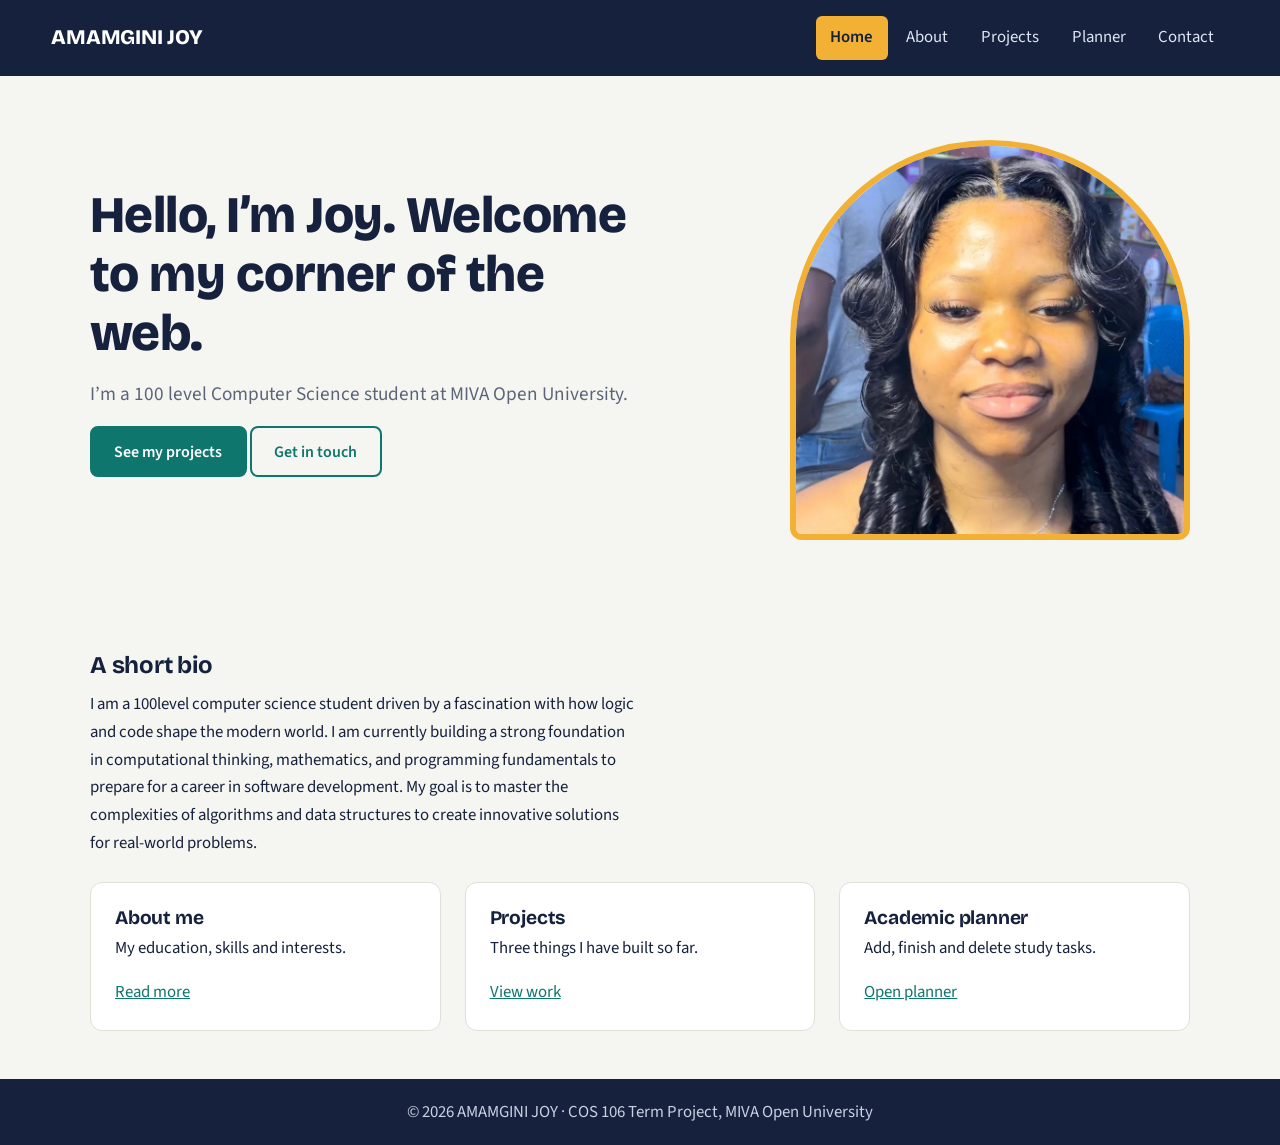
<file: index.html>
<!DOCTYPE html>
<html lang="en">
<head>
<meta charset="UTF-8">
<meta name="viewport" content="width=device-width, initial-scale=1">
<meta name="description" content="Student portfolio and academic planner of AMAMGINI JOY">
<title>Home | AMAMGINI JOY</title>
<link rel="preconnect" href="https://fonts.googleapis.com">
<link href="https://fonts.googleapis.com/css2?family=Bricolage+Grotesque:wght@600;800&family=Source+Sans+3:wght@400;600&display=swap" rel="stylesheet">
<link rel="stylesheet" href="style.css">
</head>
<body>
<header class="site-header">
  <a class="logo" href="index.html">AMAMGINI JOY</a>
  <button class="menu-toggle" aria-label="Toggle menu" aria-expanded="false">Menu</button>
  <nav id="nav" aria-label="Main navigation">
    <ul>
      <li><a href="index.html" class="active">Home</a></li>
      <li><a href="about.html">About</a></li>
      <li><a href="projects.html">Projects</a></li>
      <li><a href="planner.html">Planner</a></li>
      <li><a href="contact.html">Contact</a></li>
    </ul>
  </nav>
</header>
<main>
<section class="hero">
  <div class="hero-text">
    <h1>Hello, I&rsquo;m Joy. Welcome to my corner of the web.</h1>
    <p class="lead">I&rsquo;m a 100 level Computer Science student at MIVA Open University.</p>
    <p><a class="btn" href="projects.html">See my projects</a> <a class="btn btn-ghost" href="contact.html">Get in touch</a></p>
  </div>
  <figure class="hero-photo"><img src="me.jpg" alt="Portrait of Amamgini Joy" width="400" height="400"></figure>
</section>
<section class="container">
  <h2>A short bio</h2>
  <p>I am a 100level computer science student driven by a fascination with how logic and code shape the modern world. I am currently building a strong foundation in computational thinking, mathematics, and programming fundamentals to prepare for a career in software development. My goal is to master the complexities of algorithms and data structures to create innovative solutions for real-world problems.</p>
  <ul class="cards">
    <li class="card"><h3>About me</h3><p>My education, skills and interests.</p><a href="about.html">Read more</a></li>
    <li class="card"><h3>Projects</h3><p>Three things I have built so far.</p><a href="projects.html">View work</a></li>
    <li class="card"><h3>Academic planner</h3><p>Add, finish and delete study tasks.</p><a href="planner.html">Open planner</a></li>
  </ul>
</section>
</main>
<footer class="site-footer"><p>&copy; 2026 AMAMGINI JOY &middot; COS 106 Term Project, MIVA Open University</p></footer>
<script src="script.js"></script>
</body>
</html>
</file>
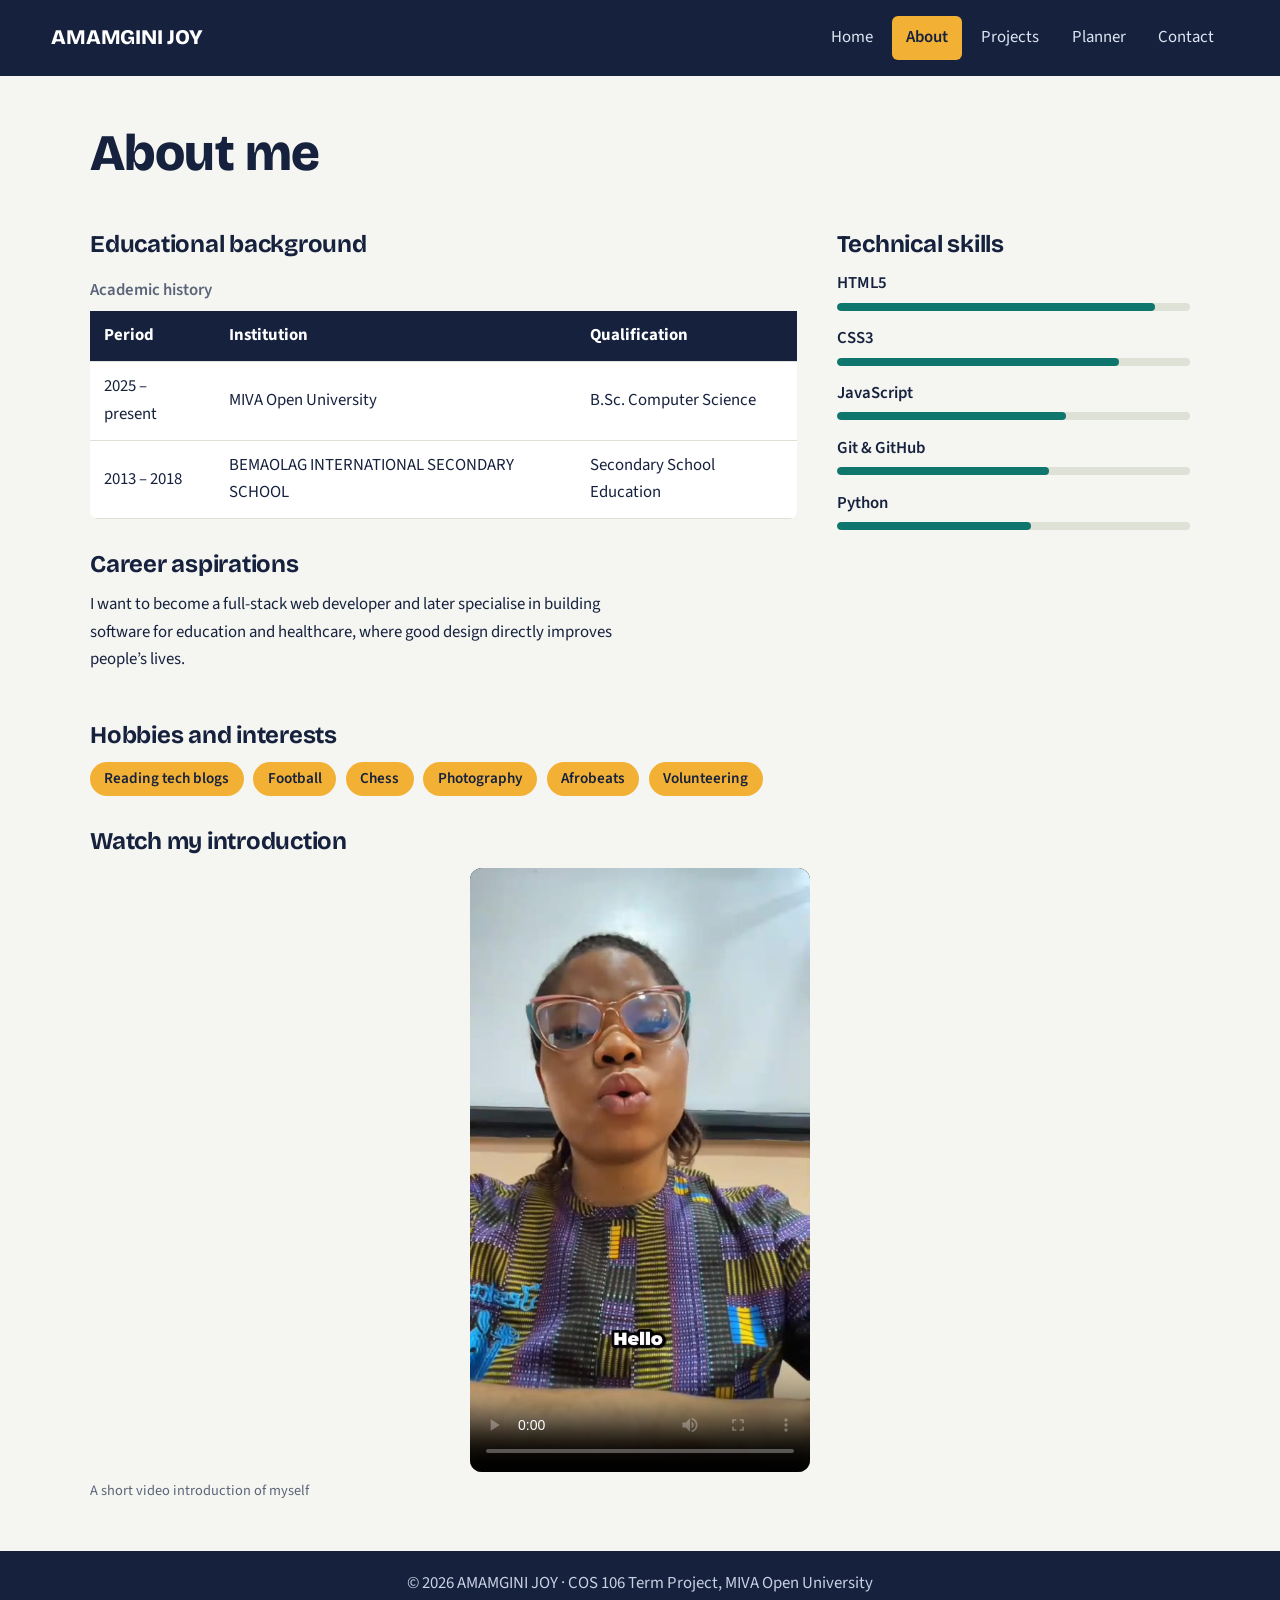
<file: about.html>
<!DOCTYPE html>
<html lang="en">
<head>
<meta charset="UTF-8">
<meta name="viewport" content="width=device-width, initial-scale=1">
<meta name="description" content="Student portfolio and academic planner of AMAMGINI JOY">
<title>About | AMAMGINI JOY</title>
<link rel="preconnect" href="https://fonts.googleapis.com">
<link href="https://fonts.googleapis.com/css2?family=Bricolage+Grotesque:wght@600;800&family=Source+Sans+3:wght@400;600&display=swap" rel="stylesheet">
<link rel="stylesheet" href="style.css">
</head>
<body>
<header class="site-header">
  <a class="logo" href="index.html">AMAMGINI JOY</a>
  <button class="menu-toggle" aria-label="Toggle menu" aria-expanded="false">Menu</button>
  <nav id="nav" aria-label="Main navigation">
    <ul>
      <li><a href="index.html">Home</a></li>
      <li><a href="about.html" class="active">About</a></li>
      <li><a href="projects.html">Projects</a></li>
      <li><a href="planner.html">Planner</a></li>
      <li><a href="contact.html">Contact</a></li>
    </ul>
  </nav>
</header>
<main>
<section class="container">
  <h1>About me</h1>
  <div class="two-col">
    <article>
      <h2>Educational background</h2>
      <table>
        <caption>Academic history</caption>
        <thead><tr><th scope="col">Period</th><th scope="col">Institution</th><th scope="col">Qualification</th></tr></thead>
        <tbody>
          <tr><td>2025 &ndash; present</td><td>MIVA Open University</td><td>B.Sc. Computer Science</td></tr>
          <tr><td>2013 &ndash; 2018</td><td>BEMAOLAG INTERNATIONAL SECONDARY SCHOOL</td><td>Secondary School Education</td></tr>
        </tbody>
      </table>
      <h2>Career aspirations</h2>
      <p>I want to become a full-stack web developer and later specialise in building software for education and healthcare, where good design directly improves people&rsquo;s lives.</p>
    </article>
    <aside>
      <h2>Technical skills</h2>
      <ul class="skills">
        <li>HTML5 <span class="bar"><i style="width:90%"></i></span></li>
        <li>CSS3 <span class="bar"><i style="width:80%"></i></span></li>
        <li>JavaScript <span class="bar"><i style="width:65%"></i></span></li>
        <li>Git &amp; GitHub <span class="bar"><i style="width:60%"></i></span></li>
        <li>Python <span class="bar"><i style="width:55%"></i></span></li>
      </ul>
    </aside>
  </div>
  <h2>Hobbies and interests</h2>
  <ul class="tags"><li>Reading tech blogs</li><li>Football</li><li>Chess</li><li>Photography</li><li>Afrobeats</li><li>Volunteering</li></ul>
  <h2>Watch my introduction</h2>
  <div class="media">
    <figure>
      <video controls preload="metadata" poster="video-poster.jpg">
        <source src="intro.mp4" type="video/mp4">
        Your browser does not support video.
      </video>
      <figcaption>A short video introduction of myself</figcaption>
    </figure>
  </div>
</section>
</main>
<footer class="site-footer"><p>&copy; 2026 AMAMGINI JOY &middot; COS 106 Term Project, MIVA Open University</p></footer>
<script src="script.js"></script>
</body>
</html>
</file>
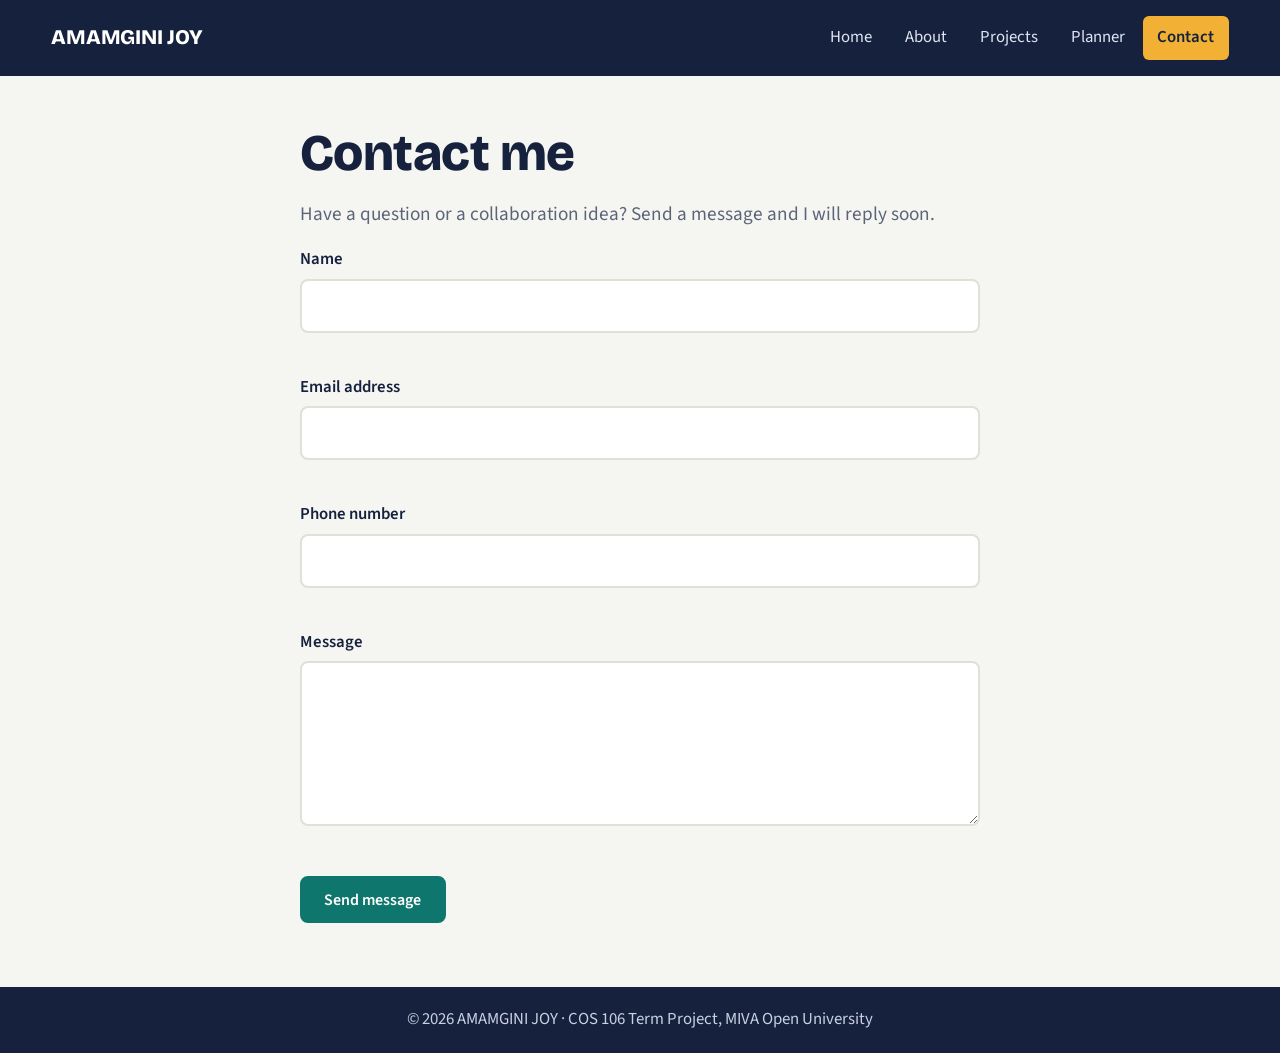
<file: contact.html>
<!DOCTYPE html>
<html lang="en">
<head>
<meta charset="UTF-8">
<meta name="viewport" content="width=device-width, initial-scale=1">
<meta name="description" content="Student portfolio and academic planner of AMAMGINI JOY">
<title>Contact | AMAMGINI JOY</title>
<link rel="preconnect" href="https://fonts.googleapis.com">
<link href="https://fonts.googleapis.com/css2?family=Bricolage+Grotesque:wght@600;800&family=Source+Sans+3:wght@400;600&display=swap" rel="stylesheet">
<link rel="stylesheet" href="style.css">
</head>
<body>
<header class="site-header">
  <a class="logo" href="index.html">AMAMGINI JOY</a>
  <button class="menu-toggle" aria-label="Toggle menu" aria-expanded="false">Menu</button>
  <nav id="nav" aria-label="Main navigation">
    <ul>
      <li><a href="index.html">Home</a></li>
      <li><a href="about.html">About</a></li>
      <li><a href="projects.html">Projects</a></li>
      <li><a href="planner.html">Planner</a></li>
      <li><a href="contact.html" class="active">Contact</a></li>
    </ul>
  </nav>
</header>
<main>
<section class="container narrow">
  <h1>Contact me</h1>
  <p class="lead">Have a question or a collaboration idea? Send a message and I will reply soon.</p>
  <form id="contact-form" novalidate>
    <div class="field"><label for="name">Name</label><input type="text" id="name" name="name" autocomplete="name"><small class="error" id="name-error"></small></div>
    <div class="field"><label for="email">Email address</label><input type="email" id="email" name="email" autocomplete="email"><small class="error" id="email-error"></small></div>
    <div class="field"><label for="phone">Phone number</label><input type="tel" id="phone" name="phone" autocomplete="tel" inputmode="numeric"><small class="error" id="phone-error"></small></div>
    <div class="field"><label for="message">Message</label><textarea id="message" name="message" rows="5"></textarea><small class="error" id="message-error"></small></div>
    <button class="btn" type="submit">Send message</button>
    <p id="form-success" class="success" role="status"></p>
  </form>
</section>
</main>
<footer class="site-footer"><p>&copy; 2026 AMAMGINI JOY &middot; COS 106 Term Project, MIVA Open University</p></footer>
<script src="script.js"></script>
</body>
</html>
</file>
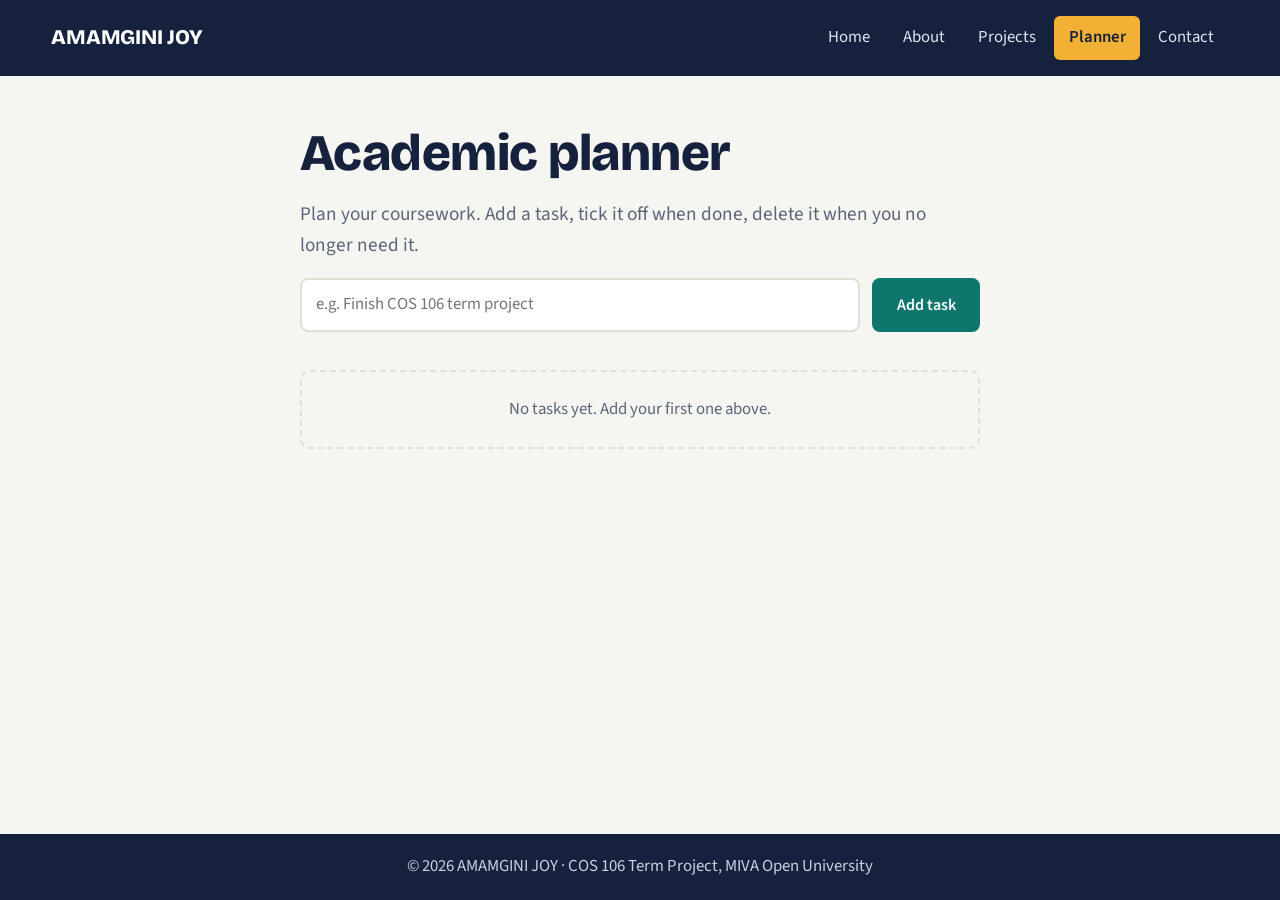
<file: planner.html>
<!DOCTYPE html>
<html lang="en">
<head>
<meta charset="UTF-8">
<meta name="viewport" content="width=device-width, initial-scale=1">
<meta name="description" content="Student portfolio and academic planner of AMAMGINI JOY">
<title>Academic Planner | AMAMGINI JOY</title>
<link rel="preconnect" href="https://fonts.googleapis.com">
<link href="https://fonts.googleapis.com/css2?family=Bricolage+Grotesque:wght@600;800&family=Source+Sans+3:wght@400;600&display=swap" rel="stylesheet">
<link rel="stylesheet" href="style.css">
</head>
<body>
<header class="site-header">
  <a class="logo" href="index.html">AMAMGINI JOY</a>
  <button class="menu-toggle" aria-label="Toggle menu" aria-expanded="false">Menu</button>
  <nav id="nav" aria-label="Main navigation">
    <ul>
      <li><a href="index.html">Home</a></li>
      <li><a href="about.html">About</a></li>
      <li><a href="projects.html">Projects</a></li>
      <li><a href="planner.html" class="active">Planner</a></li>
      <li><a href="contact.html">Contact</a></li>
    </ul>
  </nav>
</header>
<main>
<section class="container narrow">
  <h1>Academic planner</h1>
  <p class="lead">Plan your coursework. Add a task, tick it off when done, delete it when you no longer need it.</p>
  <form id="task-form" class="inline-form">
    <label for="task-input" class="sr-only">New task</label>
    <input type="text" id="task-input" placeholder="e.g. Finish COS 106 term project" maxlength="100" autocomplete="off">
    <button class="btn" type="submit">Add task</button>
  </form>
  <p id="task-error" class="error" role="alert"></p>
  <p id="task-count" class="muted" aria-live="polite"></p>
  <ul id="task-list" class="tasks"></ul>
</section>
</main>
<footer class="site-footer"><p>&copy; 2026 AMAMGINI JOY &middot; COS 106 Term Project, MIVA Open University</p></footer>
<script src="script.js"></script>
</body>
</html>
</file>
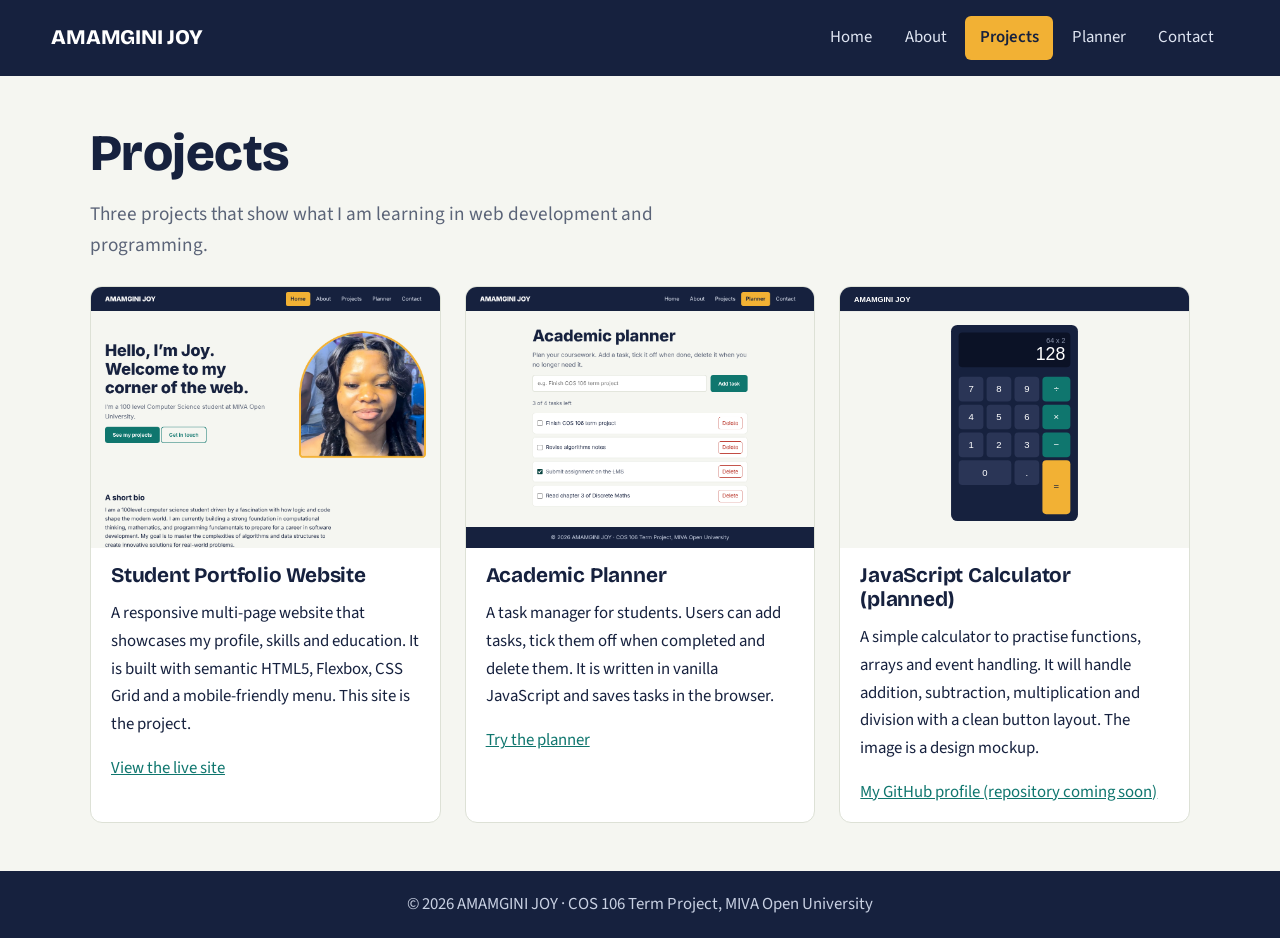
<file: projects.html>
<!DOCTYPE html>
<html lang="en">
<head>
<meta charset="UTF-8">
<meta name="viewport" content="width=device-width, initial-scale=1">
<meta name="description" content="Student portfolio and academic planner of AMAMGINI JOY">
<title>Projects | AMAMGINI JOY</title>
<link rel="preconnect" href="https://fonts.googleapis.com">
<link href="https://fonts.googleapis.com/css2?family=Bricolage+Grotesque:wght@600;800&family=Source+Sans+3:wght@400;600&display=swap" rel="stylesheet">
<link rel="stylesheet" href="style.css">
</head>
<body>
<header class="site-header">
  <a class="logo" href="index.html">AMAMGINI JOY</a>
  <button class="menu-toggle" aria-label="Toggle menu" aria-expanded="false">Menu</button>
  <nav id="nav" aria-label="Main navigation">
    <ul>
      <li><a href="index.html">Home</a></li>
      <li><a href="about.html">About</a></li>
      <li><a href="projects.html" class="active">Projects</a></li>
      <li><a href="planner.html">Planner</a></li>
      <li><a href="contact.html">Contact</a></li>
    </ul>
  </nav>
</header>
<main>
<section class="container">
  <h1>Projects</h1>
  <p class="lead">Three projects that show what I am learning in web development and programming.</p>
  <div class="grid">
    <article class="card project">
      <img src="project1.png" alt="Screenshot of the student portfolio website homepage" loading="lazy">
      <h2>Student Portfolio Website</h2>
      <p>A responsive multi-page website that showcases my profile, skills and education. It is built with semantic HTML5, Flexbox, CSS Grid and a mobile-friendly menu. This site is the project.</p>
      <p><a href="index.html">View the live site</a></p>
    </article>
    <article class="card project">
      <img src="project2.png" alt="Screenshot of the academic planner with a list of tasks" loading="lazy">
      <h2>Academic Planner</h2>
      <p>A task manager for students. Users can add tasks, tick them off when completed and delete them. It is written in vanilla JavaScript and saves tasks in the browser.</p>
      <p><a href="planner.html">Try the planner</a></p>
    </article>
    <article class="card project">
      <img src="project3.svg" alt="Design mockup of a calculator app" loading="lazy">
      <h2>JavaScript Calculator (planned)</h2>
      <p>A simple calculator to practise functions, arrays and event handling. It will handle addition, subtraction, multiplication and division with a clean button layout. The image is a design mockup.</p>
      <p><a href="https://github.com/joyworld6565" target="_blank" rel="noopener">My GitHub profile (repository coming soon)</a></p>
    </article>
  </div>
</section>
</main>
<footer class="site-footer"><p>&copy; 2026 AMAMGINI JOY &middot; COS 106 Term Project, MIVA Open University</p></footer>
<script src="script.js"></script>
</body>
</html>
</file>
<file: style.css>
:root{--bg:#f5f6f1;--ink:#16213e;--muted:#5b6478;--teal:#0f766e;--teal-d:#0b5a54;--sun:#f2b134;--card:#fff;--line:#dde1d6;--err:#b42318}
*{box-sizing:border-box;margin:0}
html{scroll-behavior:smooth}
body{font-family:"Source Sans 3",system-ui,sans-serif;background:var(--bg);color:var(--ink);line-height:1.65;font-size:1.05rem;min-height:100vh;display:flex;flex-direction:column}
main{flex:1}
h1,h2,h3,.logo{font-family:"Bricolage Grotesque",system-ui,sans-serif;line-height:1.15;letter-spacing:-.01em}
h1{font-size:clamp(2rem,5vw,3.2rem);font-weight:800;margin-bottom:1rem}
h2{font-size:1.5rem;margin:2rem 0 .75rem}
h3{font-size:1.2rem;margin-bottom:.4rem}
p{margin-bottom:1rem;max-width:68ch}
a{color:var(--teal)}
:focus-visible{outline:3px solid var(--sun);outline-offset:2px}
.lead{font-size:1.2rem;color:var(--muted)}
.muted{color:var(--muted)}
.container{width:min(1100px,92%);margin:0 auto;padding:3rem 0}
.narrow{width:min(680px,92%)}
.sr-only{position:absolute;width:1px;height:1px;overflow:hidden;clip:rect(0 0 0 0)}
/* header + nav */
.site-header{display:flex;justify-content:space-between;align-items:center;flex-wrap:wrap;padding:1rem 4%;background:var(--ink);position:sticky;top:0;z-index:10}
.logo{color:#fff;text-decoration:none;font-weight:800;font-size:1.3rem}
nav ul{list-style:none;display:flex;gap:.25rem;padding:0}
nav a{display:block;color:#dfe5f2;text-decoration:none;padding:.5rem .9rem;border-radius:6px;transition:background .25s,color .25s}
nav a:hover{background:rgba(255,255,255,.12);color:#fff}
nav a.active{background:var(--sun);color:var(--ink);font-weight:600}
.menu-toggle{display:none;background:none;border:1px solid #fff;color:#fff;padding:.4rem .9rem;border-radius:6px;font:inherit;cursor:pointer}
/* buttons */
.btn{display:inline-block;background:var(--teal);color:#fff;border:2px solid var(--teal);padding:.65rem 1.4rem;border-radius:8px;font-weight:600;font-size:1rem;font-family:inherit;white-space:nowrap;text-decoration:none;cursor:pointer;transition:transform .2s,background .2s}
.btn:hover{background:var(--teal-d);transform:translateY(-2px)}
.btn-ghost{background:transparent;color:var(--teal)}
.btn-ghost:hover{color:#fff}
/* hero */
.hero{display:grid;grid-template-columns:1.2fr 1fr;gap:3rem;align-items:center;width:min(1100px,92%);margin:0 auto;padding:4rem 0 2rem}
.hero-photo img{width:100%;max-width:400px;height:auto;object-fit:cover;aspect-ratio:1;border-radius:50% 50% 12px 12px;border:6px solid var(--sun);display:block;margin-left:auto;animation:rise .9s ease-out both}
@keyframes rise{from{opacity:0;transform:translateY(24px)}to{opacity:1;transform:none}}
/* cards + grid */
.cards,.grid{list-style:none;padding:0;display:grid;grid-template-columns:repeat(auto-fit,minmax(260px,1fr));gap:1.5rem;margin-top:1.5rem}
.card{background:var(--card);border:1px solid var(--line);border-radius:12px;padding:1.5rem;transition:transform .25s,box-shadow .25s}
.card:hover{transform:translateY(-4px);box-shadow:0 10px 24px rgba(22,33,62,.12)}
.project{padding:0;overflow:hidden}
.project img{width:100%;height:auto;display:block}
.project h2,.project p{margin-left:1.25rem;margin-right:1.25rem}
.project h2{margin-top:1rem;font-size:1.3rem}
/* about */
.two-col{display:grid;grid-template-columns:2fr 1fr;gap:2.5rem}
table{width:100%;border-collapse:collapse;background:var(--card);border-radius:8px;overflow:hidden;margin-bottom:1rem}
caption{text-align:left;font-weight:600;padding:.4rem 0;color:var(--muted)}
th,td{padding:.7rem .9rem;text-align:left;border-bottom:1px solid var(--line)}
th{background:var(--ink);color:#fff}
.skills{list-style:none;padding:0}
.skills li{margin-bottom:.9rem;font-weight:600}
.bar{display:block;height:8px;background:var(--line);border-radius:4px;margin-top:.3rem;overflow:hidden}
.bar i{display:block;height:100%;background:var(--teal);border-radius:4px}
.tags{list-style:none;padding:0;display:flex;flex-wrap:wrap;gap:.6rem}
.tags li{background:var(--sun);padding:.3rem .9rem;border-radius:999px;font-weight:600;font-size:.95rem}
.media{display:grid;grid-template-columns:repeat(auto-fit,minmax(280px,1fr));gap:1.5rem}
audio{width:100%}
video{display:block;width:100%;max-width:340px;max-height:75vh;margin:0 auto;border-radius:12px;background:#000}
figcaption{font-size:.9rem;color:var(--muted);margin-top:.4rem}
/* forms */
.inline-form{display:flex;gap:.75rem}
input,textarea{width:100%;padding:.7rem .9rem;border:2px solid var(--line);border-radius:8px;font:inherit;background:#fff;color:var(--ink);transition:border-color .2s}
input:focus,textarea:focus{border-color:var(--teal);outline:none}
.field{margin-bottom:1.2rem}
label{display:block;font-weight:600;margin-bottom:.3rem}
.error{color:var(--err);font-size:.92rem;min-height:1.2em;display:block;margin:.25rem 0 0}
.invalid{border-color:var(--err)}
.success{color:var(--teal-d);font-weight:600;margin-top:1rem}
/* tasks */
.tasks{list-style:none;padding:0;margin-top:1rem}
.task{display:flex;align-items:center;gap:.8rem;background:var(--card);border:1px solid var(--line);border-radius:10px;padding:.8rem 1rem;margin-bottom:.6rem;animation:rise .35s ease-out both}
.task input{width:auto;accent-color:var(--teal);transform:scale(1.3)}
.task span{flex:1;word-break:break-word;transition:color .2s}
.task.done span{text-decoration:line-through;color:var(--muted)}
.task button{background:none;border:1px solid var(--err);color:var(--err);border-radius:6px;padding:.3rem .7rem;cursor:pointer;font:inherit;transition:background .2s,color .2s}
.task button:hover{background:var(--err);color:#fff}
.empty{color:var(--muted);text-align:center;padding:1.5rem;border:2px dashed var(--line);border-radius:10px}
.site-footer{background:var(--ink);color:#c8d0e2;text-align:center;padding:1.2rem}
.site-footer p{margin:0 auto}
/* responsive */
@media (max-width:800px){
  .hero,.two-col{grid-template-columns:1fr}
  .hero-photo img{margin:0 auto}
  .menu-toggle{display:block}
  nav{display:none;width:100%;margin-top:.5rem}
  nav.open{display:block}
  nav ul{flex-direction:column}
  .inline-form{flex-direction:column}
}
@media (prefers-reduced-motion:reduce){*{animation:none!important;transition:none!important}}
</file>
